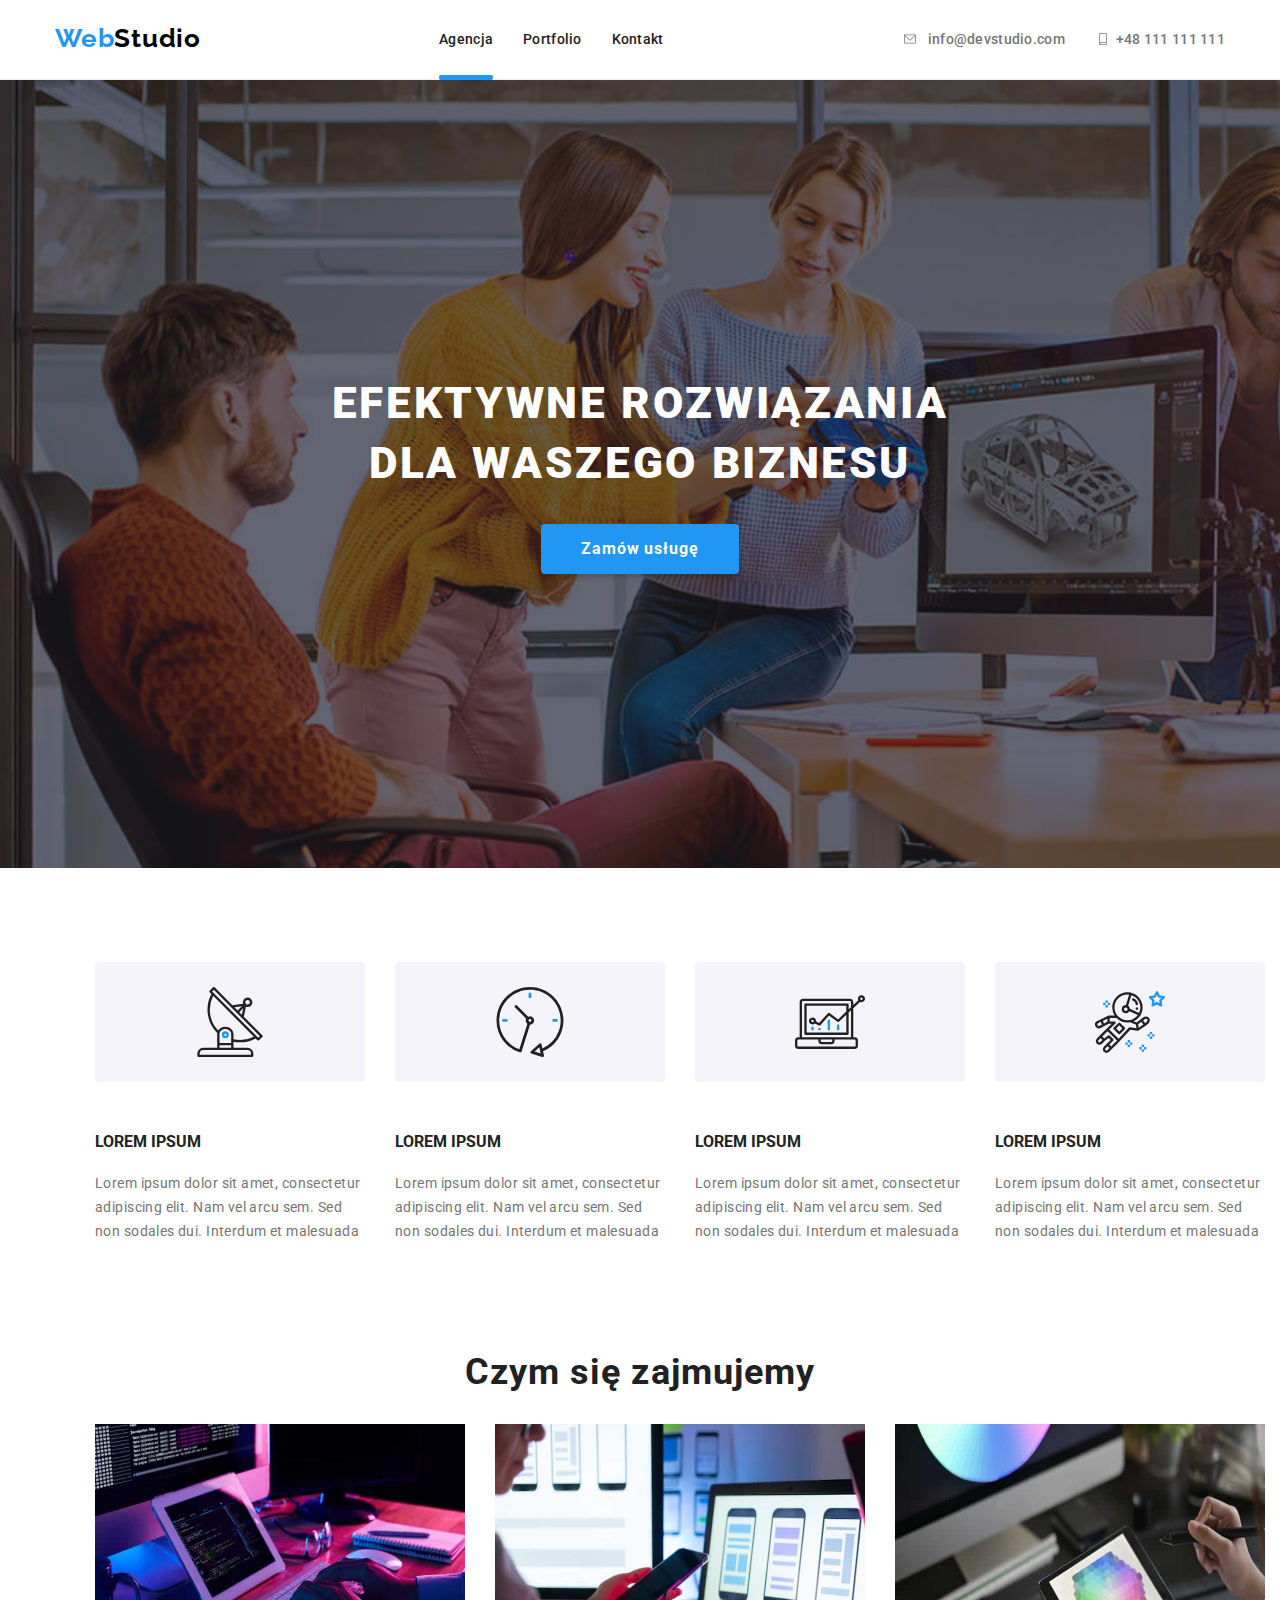
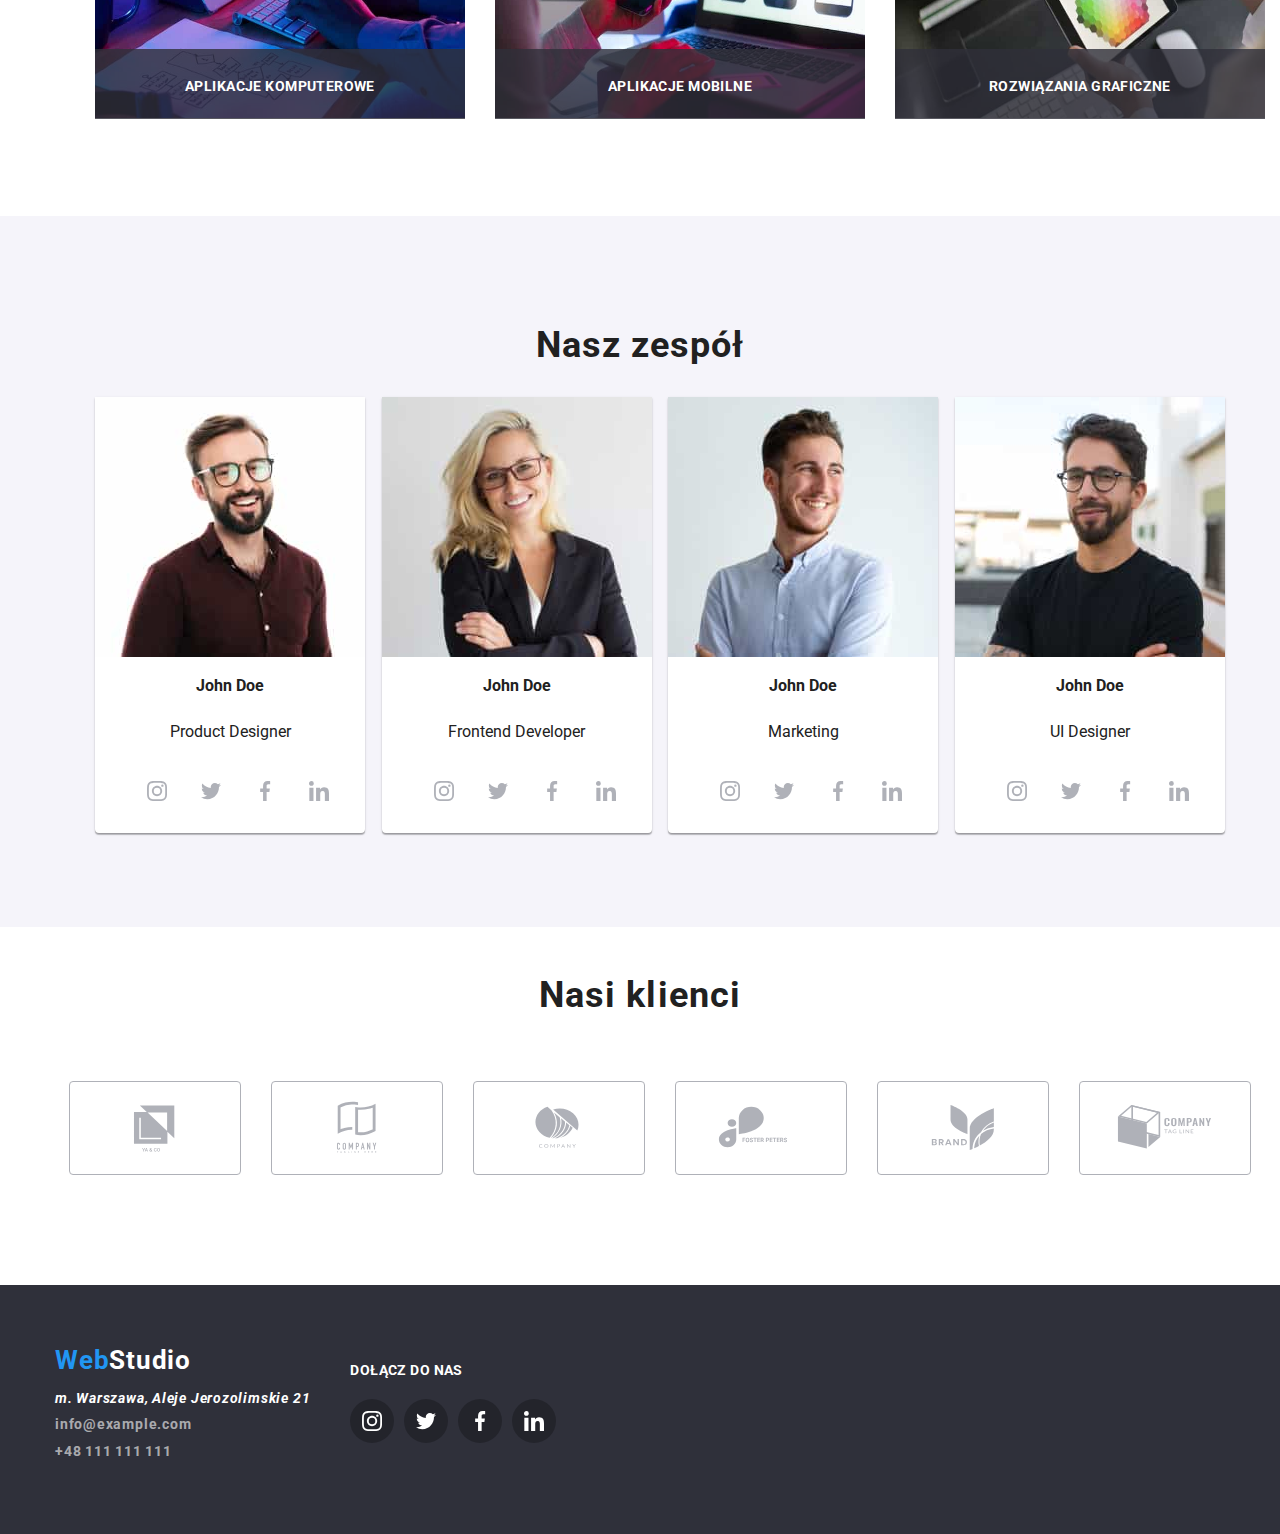
<file: index.html>
<!DOCTYPE html>
<html lang="pl">
    <head>
        <meta charset="UTF-8" />
        <meta name="viewport" content="width=device-width, initial-scale=1.0" />
        <title>Studio</title>
        <link rel="preconnect" href="https://fonts.googleapis.com" />
        <link rel="preconnect" href="https://fonts.gstatic.com" crossorigin />
        <link
            href="https://fonts.googleapis.com/css2?family=Raleway:wght@700&family=Roboto:wght@400;500;700;900&display=swap"
            rel="stylesheet"
        />
        <link rel="stylesheet" href="./css/normalize.css" />
        <link rel="stylesheet" href="./css/style.css" />
    </head>
    <body class="body">
        <header class="header">
            <div class="container header-elements">
                <a href="#" class="web-studio black-color"
                    ><span class="blue-color">Web</span>Studio</a
                >
                <nav>
                    <ul class="menu">
                        <li class="item">
                            <a href="#" class="nav-link agency active-page"
                                >Agencja</a
                            >
                        </li>
                        <li class="item">
                            <a
                                href="./portfolio.html"
                                class="nav-link portfolio-nav"
                                >Portfolio</a
                            >
                        </li>
                        <li class="item">
                            <a href="#" class="nav-link contact">Kontakt</a>
                        </li>
                    </ul>
                </nav>
                <ul class="contact-data">
                    <li class="mail">
                        <a href="mailto:info@devstudio.com" class="mail-link"
                            >info@devstudio.com
                            <svg class="icon-header" width="16" height="12">
                                <use
                                    href="./images/icons.svg#icon-envelope"
                                ></use>
                            </svg>
                        </a>
                    </li>
                    <li class="tel">
                        <a href="tel:+48 111 111 111" class="tel-link"
                            >+48 111 111 111
                            <svg class="icon-header" width="16" height="12">
                                <use
                                    href="./images/icons.svg#icon-smartphone"
                                ></use>
                            </svg>
                        </a>
                    </li>
                </ul>
            </div>
        </header>

        <main>
            <div class="main-section main-background">
                <section class="section">
                    <div class="container">
                        <h1 class="main-text">
                            EFEKTYWNE ROZWIĄZANIA DLA WASZEGO BIZNESU
                        </h1>
                        <button type="button" class="btn" data-modal-open>
                            Zamów usługę
                        </button>
                        <div class="backdrop is-hidden" data-modal>
                            <div class="modal">
                                <button class="close-btn" data-modal-close>
                                    <svg class="close">
                                        <use
                                            href="./images/icons.svg#icon-close-icon"
                                        ></use>
                                    </svg>
                                </button>
                            </div>
                        </div>
                    </div>
                </section>
            </div>

            <section class="section">
                <div class="container">
                    <ul class="text-section">
                        <li class="text-li function">
                            <div class="function-icon">
                                <svg class="icon-lorem" width="70" height="70">
                                    <use
                                        href="./images/icons.svg#icon-antenna-1"
                                    ></use>
                                </svg>
                            </div>
                            <h4>LOREM IPSUM</h4>
                            <p class="text-paragraph">
                                Lorem ipsum dolor sit amet, consectetur
                                adipiscing elit. Nam vel arcu sem. Sed
                                <br />
                                non sodales dui. Interdum et malesuada
                            </p>
                        </li>
                        <li class="text-li function">
                            <div class="function-icon">
                                <svg class="icon-lorem" width="70" height="70">
                                    <use
                                        href="./images/icons.svg#icon-clock-1"
                                    ></use>
                                </svg>
                            </div>
                            <h4 class="text-header">LOREM IPSUM</h4>
                            <p class="text-paragraph">
                                Lorem ipsum dolor sit amet, consectetur
                                adipiscing elit. Nam vel arcu sem. Sed
                                <br />
                                non sodales dui. Interdum et malesuada
                            </p>
                        </li>
                        <li class="text-li function">
                            <div class="function-icon">
                                <svg class=".icon-lorem" width="70" height="70">
                                    <use
                                        href="./images/icons.svg#icon-diagram-1"
                                    ></use>
                                </svg>
                            </div>
                            <h4 class="text-header">LOREM IPSUM</h4>
                            <p class="text-paragraph">
                                Lorem ipsum dolor sit amet, consectetur
                                adipiscing elit. Nam vel arcu sem. Sed
                                <br />
                                non sodales dui. Interdum et malesuada
                            </p>
                        </li>
                        <li class="text-li function">
                            <div class="function-icon">
                                <svg class="icon-lorem" width="70" height="70">
                                    <use
                                        href="./images/icons.svg#icon-astronaut-1"
                                    ></use>
                                </svg>
                            </div>
                            <h4 class="text-header">LOREM IPSUM</h4>
                            <p class="text-paragraph">
                                Lorem ipsum dolor sit amet, consectetur
                                adipiscing elit. Nam vel arcu sem. Sed
                                <br />
                                non sodales dui. Interdum et malesuada
                            </p>
                        </li>
                    </ul>
                </div>
            </section>
            <section class="section">
                <div class="container">
                    <h2 class="job-header">Czym się zajmujemy</h2>
                    <ul class="photos-list">
                        <li class="item photo">
                            <h6 class="text-photo">Aplikacje komputerowe</h6>

                            <img
                                src="./images/main/Programistawpracy.jpg "
                                height="294"
                                width="370"
                                alt="Programista w pracy"
                            />
                        </li>
                        <li class="item photo">
                            <h6 class="text-photo">Aplikacje mobilne</h6>

                            <img
                                src="./images/main/Projektanciinterfejsuinternetowego.jpg"
                                height="294"
                                width="370"
                                alt="Projektanci interfejsu internetowego"
                            />
                        </li>
                        <li class="item photo">
                            <h6 class="text-photo">Rozwiązania graficzne</h6>

                            <img
                                src="./images/main/Projektowaniestroninternetowych.jpg"
                                height="294"
                                width="370"
                                alt="projektowanie stron internetowych"
                            />
                        </li>
                    </ul>
                </div>
            </section>
            <div class="team">
                <section class="section">
                    <div class="container">
                        <h2 class="header-two">Nasz zespół</h2>
                        <ul class="section-team">
                            <li class="item people">
                                <img
                                    src="./images/main/Projektantproduktu.jpg"
                                    width="270"
                                    height="260"
                                    alt="John Doe"
                                    class="img"
                                />

                                <p class="name">
                                    <strong>John Doe</strong>
                                </p>
                                <p class="name">Product Designer</p>
                                <ul class="icon-list">
                                    <li class="item">
                                        <a class="icon-link" href="#">
                                            <svg class="social-icon">
                                                <use
                                                    href="./images/icons.svg#icon-instagram-2-1"
                                                ></use>
                                            </svg>
                                        </a>
                                    </li>
                                    <li class="item">
                                        <a class="icon-link" href="#">
                                            <svg class="social-icon">
                                                <use
                                                    href="./images/icons.svg#icon-twitter-1-1"
                                                ></use>
                                            </svg>
                                        </a>
                                    </li>
                                    <li class="item">
                                        <a class="icon-link" href="#">
                                            <svg class="social-icon">
                                                <use
                                                    href="./images/icons.svg#icon-facebook-1-1"
                                                ></use>
                                            </svg>
                                        </a>
                                    </li>
                                    <li class="item">
                                        <a class="icon-link" href="#">
                                            <svg class="social-icon">
                                                <use
                                                    href="./images/icons.svg#icon-linkedin-1-1"
                                                ></use>
                                            </svg>
                                        </a>
                                    </li>
                                </ul>
                            </li>

                            <li class="item people">
                                <img
                                    src="./images/main/Frontenddeveloper.jpg"
                                    width="270"
                                    height="260"
                                    alt="John Doe"
                                    class="img"
                                />
                                <p class="name">
                                    <strong>John Doe</strong>
                                </p>
                                <p class="name">Frontend Developer</p>
                                <ul class="icon-list">
                                    <li class="item">
                                        <a class="icon-link" href="#">
                                            <svg class="social-icon">
                                                <use
                                                    href="./images/icons.svg#icon-instagram-2-1"
                                                ></use>
                                            </svg>
                                        </a>
                                    </li>
                                    <li class="item">
                                        <a class="icon-link" href="#">
                                            <svg class="social-icon">
                                                <use
                                                    href="./images/icons.svg#icon-twitter-1-1"
                                                ></use>
                                            </svg>
                                        </a>
                                    </li>
                                    <li class="item">
                                        <a class="icon-link" href="#">
                                            <svg class="social-icon">
                                                <use
                                                    href="./images/icons.svg#icon-facebook-1-1"
                                                ></use>
                                            </svg>
                                        </a>
                                    </li>
                                    <li class="item">
                                        <a class="icon-link" href="#">
                                            <svg class="social-icon">
                                                <use
                                                    href="./images/icons.svg#icon-linkedin-1-1"
                                                ></use>
                                            </svg>
                                        </a>
                                    </li>
                                </ul>
                            </li>
                            <li class="item people">
                                <img
                                    src="./images/main/Specjalistads.marketingu.jpg"
                                    width="270"
                                    height="260"
                                    alt="John Doe"
                                    class="img"
                                />
                                <p class="name">
                                    <strong>John Doe</strong>
                                </p>
                                <p class="name">Marketing</p>
                                <ul class="icon-list">
                                    <li class="item">
                                        <a class="icon-link" href="#">
                                            <svg class="social-icon">
                                                <use
                                                    href="./images/icons.svg#icon-instagram-2-1"
                                                ></use>
                                            </svg>
                                        </a>
                                    </li>
                                    <li class="item">
                                        <a class="icon-link" href="#">
                                            <svg class="social-icon">
                                                <use
                                                    href="./images/icons.svg#icon-twitter-1-1"
                                                ></use>
                                            </svg>
                                        </a>
                                    </li>
                                    <li class="item">
                                        <a class="icon-link" href="#">
                                            <svg class="social-icon">
                                                <use
                                                    href="./images/icons.svg#icon-facebook-1-1"
                                                ></use>
                                            </svg>
                                        </a>
                                    </li>
                                    <li class="item">
                                        <a class="icon-link" href="#">
                                            <svg class="social-icon">
                                                <use
                                                    href="./images/icons.svg#icon-linkedin-1-1"
                                                ></use>
                                            </svg>
                                        </a>
                                    </li>
                                </ul>
                            </li>
                            <li class="item people">
                                <img
                                    src="./images/main/Projektantinterfejsuinternetowego.jpg"
                                    width="270"
                                    height="260"
                                    alt="John Doe"
                                    class="img"
                                />

                                <p class="name">
                                    <strong>John Doe</strong>
                                </p>
                                <p class="name">UI Designer</p>
                                <ul class="icon-list">
                                    <li class="item">
                                        <a class="icon-link" href="#">
                                            <svg class="social-icon">
                                                <use
                                                    href="./images/icons.svg#icon-instagram-2-1"
                                                ></use>
                                            </svg>
                                        </a>
                                    </li>
                                    <li class="item">
                                        <a class="icon-link" href="#">
                                            <svg class="social-icon">
                                                <use
                                                    href="./images/icons.svg#icon-twitter-1-1"
                                                ></use>
                                            </svg>
                                        </a>
                                    </li>
                                    <li class="item">
                                        <a class="icon-link" href="#">
                                            <svg class="social-icon">
                                                <use
                                                    href="./images/icons.svg#icon-facebook-1-1"
                                                ></use>
                                            </svg>
                                        </a>
                                    </li>
                                    <li class="item">
                                        <a class="icon-link" href="#">
                                            <svg class="social-icon">
                                                <use
                                                    href="./images/icons.svg#icon-linkedin-1-1"
                                                ></use>
                                            </svg>
                                        </a>
                                    </li>
                                </ul>
                            </li>
                        </ul>
                    </div>
                    <section class="section">
                        <div class="our-clients">
                            <h4 class="text-clients">Nasi klienci</h4>

                            <ul class="icon-clients">
                                <li class="item">
                                    <a class="customer-icon">
                                        <svg class="logo">
                                            <use
                                                href="./images/icons.svg#icon-Client-1"
                                            ></use>
                                        </svg>
                                    </a>
                                </li>
                                <li class="item">
                                    <a class="customer-icon">
                                        <svg class="logo">
                                            <use
                                                href="./images/icons.svg#icon-Client-2"
                                            ></use>
                                        </svg>
                                    </a>
                                </li>
                                <li class="item">
                                    <a class="customer-icon">
                                        <svg class="logo">
                                            <use
                                                href="./images/icons.svg#icon-Client-3"
                                            ></use>
                                        </svg>
                                    </a>
                                </li>
                                <li class="item">
                                    <a class="customer-icon">
                                        <svg class="logo">
                                            <use
                                                href="./images/icons.svg#icon-Client-4"
                                            ></use>
                                        </svg>
                                    </a>
                                </li>
                                <li class="item">
                                    <a class="customer-icon">
                                        <svg class="logo">
                                            <use
                                                href="./images/icons.svg#icon-Client-5"
                                            ></use>
                                        </svg>
                                    </a>
                                </li>
                                <li class="item">
                                    <a class="customer-icon">
                                        <svg class="logo">
                                            <use
                                                href="./images/icons.svg#icon-Client-6"
                                            ></use>
                                        </svg>
                                    </a>
                                </li>
                            </ul>
                        </div>
                    </section>
                </section>
            </div>
        </main>
        <footer class="footer-element">
            <div class="container footer-elements-studio">
                <div class="address-element-studio">
                    <a class="blue-color logo-footer" href="#"
                        >Web<span class="white-color">Studio</span></a
                    >
                    <ul class="footer-li">
                        <li>
                            <address class="address">
                                m. Warszawa, Aleje Jerozolimskie 21
                            </address>
                        </li>
                        <li class="mail-element">
                            <a
                                href="mailto:info@example.com"
                                class="mail-footer"
                                >info@example.com</a
                            >
                        </li>
                        <li>
                            <a href="tel:+48111111111111" class="tel-footer"
                                >+48 111 111 111</a
                            >
                        </li>
                    </ul>
                </div>
                <section class="footer-icon">
                    <h4 class="text-icon-studio">Dołącz do nas</h4>
                    <ul class="social-icon-footer">
                        <li class="item">
                            <a class="icon-link-footer" href="#">
                                <svg class="icon-footer">
                                    <use
                                        href="./images/icons.svg#icon-instagram-2"
                                    ></use>
                                </svg>
                            </a>
                        </li>
                        <li class="item">
                            <a class="icon-link-footer" href="#">
                                <svg class="icon-footer">
                                    <use
                                        href="./images/icons.svg#icon-twitter-1"
                                    ></use>
                                </svg>
                            </a>
                        </li>
                        <li class="item">
                            <a class="icon-link-footer" href="#">
                                <svg class="icon-footer">
                                    <use
                                        href="./images/icons.svg#icon-facebook-1"
                                    ></use>
                                </svg>
                            </a>
                        </li>

                        <li class="item">
                            <a class="icon-link-footer" href="#">
                                <svg class="icon-footer">
                                    <use
                                        href="./images/icons.svg#icon-linkedin-1"
                                    ></use>
                                </svg>
                            </a>
                        </li>
                    </ul>
                </section>
            </div>
        </footer>
        <script src="./js/modal.js"></script>
    </body>
</html>
</file>
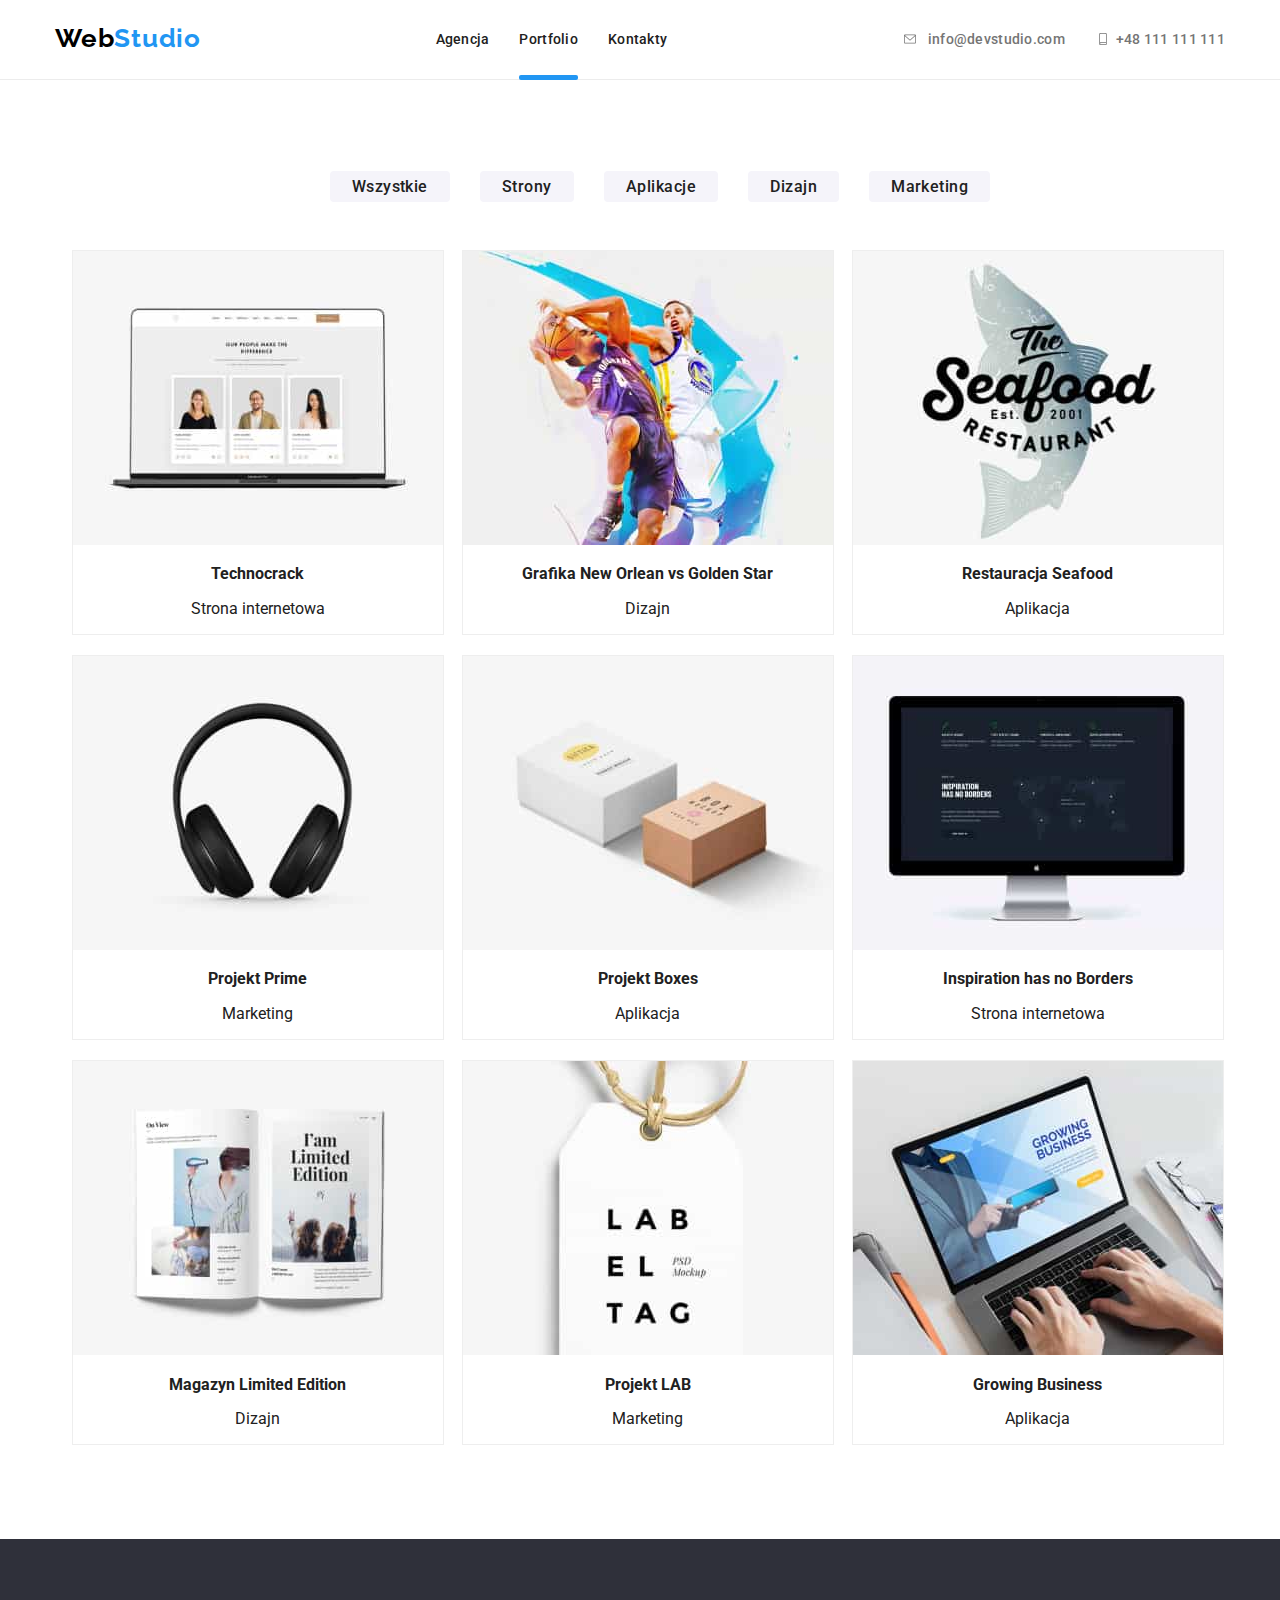
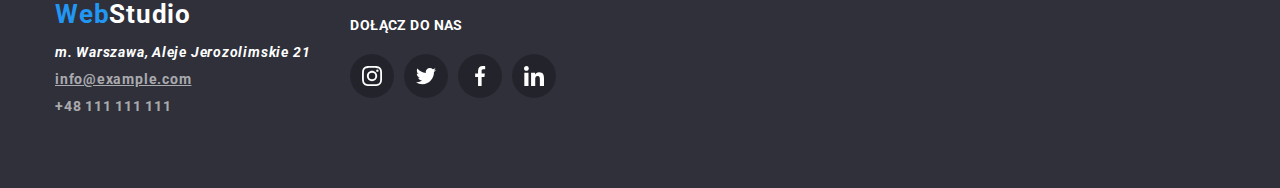
<file: portfolio.html>
<!DOCTYPE html>
<html lang="pl">
    <head>
        <meta charset="UTF-8" />
        <meta name="viewport" content="width=device-width, initial-scale=1.0" />

        <title>Portfolio</title>
        <link rel="preconnect" href="https://fonts.googleapis.com" />
        <link rel="preconnect" href="https://fonts.gstatic.com" crossorigin />
        <link
            href="https://fonts.googleapis.com/css2?family=Raleway:wght@700&family=Roboto:wght@400;500;700;900&display=swap"
            rel="stylesheet"
        />
        <link rel="stylesheet" href="./css/normalize.css" />

        <link rel="stylesheet" href="./css/style.css" />
    </head>
    <body class="body">
        <header class="header">
            <div class="container header-portfolio">
                <a class="web-studio black-color" href="#"
                    >Web<span class="blue-color">Studio</span></a
                >

                <nav>
                    <ul class="menu">
                        <li class="item">
                            <a
                                class="nav-link agency-portfolio"
                                href="./index.html"
                                >Agencja</a
                            >
                        </li>
                        <li class="item">
                            <a class="nav-link portfolio active-page" href="#"
                                >Portfolio</a
                            >
                        </li>
                        <li class="item">
                            <a class="nav-link contact" href="#">Kontakty</a>
                        </li>
                    </ul>
                </nav>
                <ul class="contact-data">
                    <li class="mail">
                        <a
                            class="mail-link-portfolio mail-portfolio"
                            href="mailto:info@devstudio.com"
                            >info@devstudio.com
                            <svg
                                class="icon-header-portfolio"
                                width="16"
                                height="12"
                            >
                                <use
                                    href="./images/icons.svg#icon-envelope"
                                ></use>
                            </svg>
                        </a>
                    </li>
                    <li class="tel">
                        <a class="tel-portfolio" href="tel:+48111111111"
                            >+48 111 111 111
                            <svg
                                class="icon-header-portfolio"
                                width="16"
                                height="12"
                            >
                                <use
                                    href="./images/icons.svg#icon-smartphone"
                                ></use>
                            </svg>
                        </a>
                    </li>
                </ul>
            </div>
        </header>

        <main>
            <section class="section">
                <div class="container">
                    <ul class="main-portfolio">
                        <li class="item">
                            <a class="nav-all" href="#">Wszystkie</a>
                        </li>
                        <li class="item">
                            <a class="nav-pages" href="#">Strony</a>
                        </li>
                        <li class="item">
                            <a class="nav-aplications" href="#">Aplikacje</a>
                        </li>
                        <li class="item">
                            <a class="nav-design" href="#">Dizajn</a>
                        </li>
                        <li class="item">
                            <a class="nav-marketing" href="#">Marketing</a>
                        </li>
                    </ul>

                    <div class="see-portfolio">
                        <div class="card">
                            <div class="portfolio-photo">
                                <img
                                    src="./images/portfolio/Technocrack.jpg"
                                    width="370"
                                    height="294"
                                    alt="Technocrack"
                                />
                                <div class="wrapper-text">
                                    <p>
                                        Techno-Crack to start-up zajmujący się
                                        projektowaniem stron internetowych,
                                        który oferuje obszerną listę usług,
                                        które spełnią wszystkie Twoje potrzeby w
                                        zakresie projektowania i rozwoju stron
                                        internetowych.
                                    </p>
                                </div>
                            </div>

                            <p class="portfolio-text">
                                <strong>Technocrack</strong>
                            </p>

                            <p class="portfolio-text">Strona internetowa</p>
                        </div>

                        <div class="card">
                            <div class="portfolio-photo">
                                <img
                                    src="./images/portfolio/GrafikaNewOrleanvsGoldenStar.jpg"
                                    width="370"
                                    height="294"
                                    alt="Grafika New Orlean vs Golden Star"
                                />
                                <div class="wrapper-text">
                                    <p>
                                        Techno-Crack to start-up zajmujący się
                                        projektowaniem stron internetowych,
                                        który oferuje obszerną listę usług,
                                        które spełnią wszystkie Twoje potrzeby w
                                        zakresie projektowania i rozwoju stron
                                        internetowych.
                                    </p>
                                </div>
                            </div>
                            <p class="portfolio-text">
                                <strong
                                    >Grafika New Orlean vs Golden Star</strong
                                >
                            </p>

                            <p class="portfolio-text">Dizajn</p>
                        </div>
                        <div class="card">
                            <div class="portfolio-photo">
                                <img
                                    src="./images//portfolio/RestauracjaSeafood.jpg"
                                    width="370"
                                    height="294"
                                    alt="Restauracja Seafood"
                                />
                                <div class="wrapper-text">
                                    <p>
                                        Techno-Crack to start-up zajmujący się
                                        projektowaniem stron internetowych,
                                        który oferuje obszerną listę usług,
                                        które spełnią wszystkie Twoje potrzeby w
                                        zakresie projektowania i rozwoju stron
                                        internetowych.
                                    </p>
                                </div>
                            </div>
                            <p class="portfolio-text">
                                <strong>Restauracja Seafood</strong>
                            </p>

                            <p class="portfolio-text">Aplikacja</p>
                        </div>

                        <div class="card">
                            <div class="portfolio-photo">
                                <img
                                    src="./images/portfolio/ProjektPrime.jpg"
                                    width="370"
                                    height="294"
                                    alt="Projekt Prime"
                                />
                                <div class="wrapper-text">
                                    <p>
                                        Techno-Crack to start-up zajmujący się
                                        projektowaniem stron internetowych,
                                        który oferuje obszerną listę usług,
                                        które spełnią wszystkie Twoje potrzeby w
                                        zakresie projektowania i rozwoju stron
                                        internetowych.
                                    </p>
                                </div>
                            </div>
                            <p class="portfolio-text">
                                <strong>Projekt Prime</strong>
                            </p>
                            <p class="portfolio-text">Marketing</p>
                        </div>
                        <div class="card">
                            <div class="portfolio-photo">
                                <img
                                    src="./images/portfolio/ProjektBoxes.jpg"
                                    width="370"
                                    height="294"
                                    alt="Projekt Boxes"
                                />
                                <div class="wrapper-text">
                                    <p>
                                        Techno-Crack to start-up zajmujący się
                                        projektowaniem stron internetowych,
                                        który oferuje obszerną listę usług,
                                        które spełnią wszystkie Twoje potrzeby w
                                        zakresie projektowania i rozwoju stron
                                        internetowych.
                                    </p>
                                </div>
                            </div>
                            <p class="portfolio-text">
                                <strong>Projekt Boxes</strong>
                            </p>
                            <p class="portfolio-text">Aplikacja</p>
                        </div>

                        <div class="card">
                            <div class="portfolio-photo">
                                <img
                                    src="./images/portfolio/InspirationhasnoBorders.jpg"
                                    width="370"
                                    height="294"
                                    alt="Inspiration has no Borders"
                                />
                                <div class="wrapper-text">
                                    <p>
                                        Techno-Crack to start-up zajmujący się
                                        projektowaniem stron internetowych,
                                        który oferuje obszerną listę usług,
                                        które spełnią wszystkie Twoje potrzeby w
                                        zakresie projektowania i rozwoju stron
                                        internetowych.
                                    </p>
                                </div>
                            </div>
                            <p class="portfolio-text">
                                <strong>Inspiration has no Borders</strong>
                            </p>

                            <p class="portfolio-text">Strona internetowa</p>
                        </div>
                        <div class="card">
                            <div class="portfolio-photo">
                                <img
                                    src="./images/portfolio/MagazynLimiteddition.jpg"
                                    width="370"
                                    height="294"
                                    alt="Magazyn Limited Edition"
                                />
                                <div class="wrapper-text">
                                    <p>
                                        Techno-Crack to start-up zajmujący się
                                        projektowaniem stron internetowych,
                                        który oferuje obszerną listę usług,
                                        które spełnią wszystkie Twoje potrzeby w
                                        zakresie projektowania i rozwoju stron
                                        internetowych.
                                    </p>
                                </div>
                            </div>

                            <p class="portfolio-text">
                                <strong>Magazyn Limited Edition</strong>
                            </p>

                            <p class="portfolio-text">Dizajn</p>
                        </div>

                        <div class="card">
                            <div class="portfolio-photo">
                                <img
                                    src="./images/portfolio/ProjektLAB.jpg"
                                    width="370"
                                    height="294"
                                    alt="Projekt LAB"
                                />
                                <div class="wrapper-text">
                                    <p>
                                        Techno-Crack to start-up zajmujący się
                                        projektowaniem stron internetowych,
                                        który oferuje obszerną listę usług,
                                        które spełnią wszystkie Twoje potrzeby w
                                        zakresie projektowania i rozwoju stron
                                        internetowych.
                                    </p>
                                </div>
                            </div>
                            <p class="portfolio-text">
                                <strong>Projekt LAB</strong>
                            </p>

                            <p class="portfolio-text">Marketing</p>
                        </div>

                        <div class="card">
                            <div class="portfolio-photo">
                                <img
                                    src="./images/portfolio/GrowingBusiness.jpg"
                                    width="370"
                                    height="294"
                                    alt="Growing Business"
                                />
                                <div class="wrapper-text">
                                    <p>
                                        Techno-Crack to start-up zajmujący się
                                        projektowaniem stron internetowych,
                                        który oferuje obszerną listę usług,
                                        które spełnią wszystkie Twoje potrzeby w
                                        zakresie projektowania i rozwoju stron
                                        internetowych.
                                    </p>
                                </div>
                            </div>

                            <p class="portfolio-text">
                                <strong>Growing Business</strong>
                            </p>

                            <p class="portfolio-text">Aplikacja</p>
                        </div>
                    </div>
                </div>
            </section>
        </main>
        <footer class="container-portfolio">
            <div class="container footer-elements-portfolio">
                <div class="address-element-portfolio">
                    <a class="blue-color logo-footer" href="#"
                        >Web<span class="white-color">Studio</span></a
                    >

                    <ul class="footer-li">
                        <li>
                            <address class="address">
                                m. Warszawa, Aleje Jerozolimskie 21
                            </address>
                        </li>
                        <li>
                            <a
                                class="mail-footer-portfolio"
                                href="mailto:info@example.com"
                                >info@example.com</a
                            >
                        </li>
                        <li class="tel-element">
                            <a
                                class="tel-footer-portfolio"
                                href="tel:+48111111111"
                                >+48 111 111 111</a
                            >
                        </li>
                    </ul>
                </div>
                <section class="footer-icon">
                    <h4 class="text-icon-portfolio">Dołącz do nas</h4>
                    <ul class="social-icon-portfolio">
                        <li class="item">
                            <a class="icon-link-footer" href="#">
                                <svg class="icon-footer">
                                    <use
                                        href="./images/icons.svg#icon-instagram-2"
                                    ></use>
                                </svg>
                            </a>
                        </li>
                        <li class="item">
                            <a class="icon-link-footer" href="#">
                                <svg class="icon-footer">
                                    <use
                                        href="./images/icons.svg#icon-twitter-1"
                                    ></use>
                                </svg>
                            </a>
                        </li>
                        <li class="item">
                            <a class="icon-link-footer" href="#">
                                <svg class="icon-footer">
                                    <use
                                        href="./images/icons.svg#icon-facebook-1"
                                    ></use>
                                </svg>
                            </a>
                        </li>

                        <li class="item">
                            <a class="icon-link-footer" href="#">
                                <svg class="icon-footer">
                                    <use
                                        href="./images/icons.svg#icon-linkedin-1"
                                    ></use>
                                </svg>
                            </a>
                        </li>
                    </ul>
                </section>
            </div>
        </footer>
    </body>
</html>
</file>
<file: css/style.css>
:root {
    --background-color: #ffffff;
    --color-text1: #757575;
    --color-text2: #212121;
    --color-text3: #2196f3;
    --background-color6: #2196f3;
    --color-text4: #000000;
    --color-text5: #ffffff;
    --color-text7: #afb1b8;
    --background-color1: #2f303a;
    --color-shadow: rgba(0, 0, 0, 0.15);
    --color-shadow1: rgba(0, 0, 0, 0.12);
    --color-shadow2: rgba(0, 0, 0, 0.14);
    --color-shadow3: rgba(0, 0, 0, 0.2);
    --background-color2: #2f303a;
    --background-color3: #e5e5e5;
    --backgraund-color7: rgba(0, 0, 0, 0.25);

    --color-text6: rgba(255, 255, 255, 0.6);
    --backdrop-transparency: rgba(0, 0, 0, 0.2);
    --border-color: #ececec;
    --background-color4: #f5f4fa;
    --backgraund-color5: #757575;

    --border-color1: #eeeeee;
    --border-color2: #afb1b8;
    --border-color3: #2196f3;
    --border-radius: 4px;
    --linear-gradient: rgba(47, 48, 58, 0.4);
    --background-color8: rgba(47, 48, 58, 0.8);
    --transition: 250ms;
    --transition-timing-function: cubic-bezier(0.4, 0, 0.2, 1);
}
.body {
    font-family: "Roboto", sans-serif;
    color: var(--color-text2);
    margin: 0;
}

.web-studio {
    text-decoration: none;
    color: var(--color-text4);
    margin-top: 5px;
    font-weight: 700;

    font-family: "Raleway", sans-serif;
    font-size: 26px;
    line-height: 1.19;
    letter-spacing: 0.03em;
    color: var(--color-text4);
}
.blue-color {
    color: var(--color-text3);
}

.header-elements {
    display: flex;
    justify-content: space-between;
    background-color: var(--background-color);
}
.header {
    border-bottom: 1px solid var(--border-color);
    height: 80px;
    display: flex;
    align-items: center;
}
.header-portfolio {
    display: flex;
    justify-content: space-between;
    background-color: var(--background-color);
}
.container {
    max-width: 1200px;
    width: 100%;

    box-sizing: border-box;
    padding: 0 15px;
    margin: 0 auto;
}
.item {
    list-style: none;
}
.mail {
    list-style: none;
}
.tel {
    list-style: none;
}
.contact-data {
    display: flex;
    gap: 30px;
    font-weight: 500;
    font-size: 14px;
    line-height: 1.14;
    letter-spacing: 0.02em;
}
.nav-link {
    text-decoration: none;
}
.mail-link {
    text-decoration: none;
    display: flex;
    flex-direction: row-reverse;
    gap: 10px;
    align-items: center;
    color: var(--color-text1);
    fill: var(--color-text1);
    transition: color var(--transition) var(--transition-timing-function),
        fill var(--transition) var(--transition-timing-function);
}
.mail-link:hover {
    color: var(--color-text3);
    fill: var(--color-text3);
}

.tel-link {
    text-decoration: none;
    color: var(--color-text1);
    fill: var(--color-text1);

    display: flex;
    flex-direction: row-reverse;
    gap: 5px;
    align-items: center;
    transition: color var(--transition) var(--transition-timing-function),
        fill var(--transition) var(--transition-timing-function);
}
.tel-link:hover {
    color: var(--color-text3);
    fill: var(--color-text3);
}

.mail-portfolio {
    text-decoration: none;
    color: var(--color-text1);
    fill: var(--color-text1);

    display: flex;
    flex-direction: row-reverse;
    gap: 10px;
    align-items: center;
    transition: color var(--transition) var(--transition-timing-function),
        fill var(--transition) var(--transition-timing-function);
}
.mail-portfolio:hover {
    color: var(--color-text3);
    fill: var(--color-text3);
}

.tel-portfolio {
    text-decoration: none;
    color: var(--color-text1);
    fill: var(--color-text1);

    display: flex;
    flex-direction: row-reverse;
    gap: 5px;
    align-items: center;
    transition: color var(--transition) var(--transition-timing-function),
        fill var(--transition) var(--transition-timing-function);
}
.tel-portfolio:hover {
    color: var(--color-text3);
    fill: var(--color-text3);
}
.menu {
    display: flex;
    gap: 30px;
    font-weight: 500;
    font-size: 14px;
    line-height: 1.14;
    letter-spacing: 0.02em;
}
.agency {
    color: var(--color-text2);
    position: relative;
}
.agency:visited {
    color: var(--color-text3);
}

.contact {
    color: var(--color-text2);
    transition: color var(--transition);
    transition-timing-function: var(--transition-timing-function);
}
.contact:hover {
    color: var(--color-text3);
}
.portfolio-nav {
    color: var(--color-text2);
    transition: color var(--transition);
    transition-timing-function: var(--transition-timing-function);
}
.portfolio-nav:hover {
    color: var(--color-text3);
}

.agency-portfolio {
    color: var(--color-text2);
    transition: color var(--transition);
    transition-timing-function: var(--transition-timing-function);
}
.agency-portfolio:hover {
    color: var(--color-text3);
}
.portfolio {
    color: var(--color-text2);
    position: relative;
}
.active-page::after {
    content: "";
    position: absolute;
    background-color: var(--background-color6);
    top: 44px;
    height: 5px;
    width: 100%;
    left: 0;
    border-radius: 2px;
}
.portfolio:visited {
    color: var(--color-text3);
}
.section {
    margin-block: 94px;
}
.main-section {
    background-color: var(--background-color2);
    display: flex;
    flex-direction: column;
    align-items: center;
    justify-content: center;
    text-align: center;
    background: linear-gradient(var(--linear-gradient), var(--linear-gradient)),
        url("../images/main/background-image.jpg");
    background-size: cover;
    padding: 200px 0;
}
.main-background {
    max-width: 1600px;
    margin: 0 auto;
}
.main-text {
    width: 696px;
    margin-block-start: 0;
    margin-block-end: 0;

    font-weight: 900;
    font-size: 44px;
    line-height: 1.36;

    letter-spacing: 0.06em;
    text-transform: uppercase;
    color: var(--color-text5);
}
.btn {
    background-color: var(--color-text3);
    box-shadow: 0px 4px 4px var(--color-shadow);
    border-radius: 4px;
    font-weight: 700;
    font-size: 16px;
    line-height: 1.87;

    letter-spacing: 0.06em;
    color: var(--color-text5);
    cursor: pointer;
    margin-top: 30px;
    padding: 10px 40px 10px 40px;
    border: 0;
}
.text-section {
    display: flex;
    gap: 30px;
    align-items: center;
}

.text-li {
    list-style: none;
}
.text-paragraph {
    font-size: 14px;
    line-height: 1.71;
    letter-spacing: 0.03em;
    margin-block-start: 0;
    color: var(--color-text1);
}
.photos-list {
    display: flex;
    gap: 30px;
}

.job-header {
    display: flex;
    font-weight: 700;
    font-size: 36px;
    line-height: 1.16;
    letter-spacing: 0.03em;
    justify-content: center;
}
.section-team {
    display: flex;
    justify-content: space-between;
    background-color: var(--background-color4);
}

.team {
    padding-top: 15px;
    background-color: var(--background-color4);
}

.header-two {
    display: flex;
    justify-content: center;
    font-weight: 700;
    font-size: 36px;
    line-height: 1.16;
    letter-spacing: 0.03em;
}

.people {
    box-shadow: 0px 1px 3px var(--color-shadow1),
        0px 1px 1px var(--color-shadow2), 0px 2px 1px var(--color-shadow3);
    border-radius: 0px 0px 4px 4px;
    background-color: var(--background-color);
}

.name {
    height: 30px;
    text-align: center;
}
.footer-li {
    list-style: none;
    padding-left: 0;

    font-weight: 700;
    font-size: 14px;
    line-height: 1.19;
    display: flex;
    flex-direction: column;
    justify-content: space-between;

    gap: 10px;
}
.footer-element {
    background-color: var(--background-color1);
}
.footer-elements-studio {
    display: flex;
    font-weight: 700;
    font-size: 26px;
    line-height: 1.19;

    letter-spacing: 0.03em;
    text-decoration: none;
}
.blue-color {
    color: var(--color-text3);
}
.address {
    color: var(--color-text5);
}
.white-color {
    color: var(--color-text5);
}
.logo-footer {
    text-decoration: none;
    font-weight: 700;
    font-size: 26px;
    line-height: 1.19;

    letter-spacing: 0.03em;
}
.tel-footer {
    text-decoration: none;
    color: var(--color-text6);
}
.mail-footer {
    text-decoration: none;
    color: var(--color-text6);
}
.container-portfolio {
    background-color: var(--background-color2);
}
.footer-elements-portfolio {
    font-weight: 700;
    font-size: 26px;
    line-height: 1.19;
    display: flex;

    letter-spacing: 0.03em;
    text-decoration: none;
}
.address-element-portfolio {
    padding: 60px 0;
}
.address-element-studio {
    padding: 60px 0;
}
.mail-footer-portfolio {
    text-decoration: none;
    color: var(--color-text6);
    text-decoration: underline;
}
.tel-footer-portfolio {
    text-decoration: none;
    color: var(--color-text6);
}
.main-portfolio {
    display: flex;
    justify-content: center;
    gap: 30px;
}
.nav-all {
    text-decoration: none;
    font-weight: 500;
    font-size: 16px;
    line-height: 1.62;
    letter-spacing: 0.03em;
    background-color: var(--background-color4);
    color: var(--color-text2);
    padding: 6px 22px;
    border-radius: var(--border-radius);
    transition: color var(--transition) var(--transition-timing-function),
        background-color var(--transition) var(--transition-timing-function);
}
.nav-all:hover {
    background-color: var(--color-text3);
    color: var(--color-text5);
    box-shadow: 0px 4px 4px 0px #00000040;
}
.nav-pages {
    text-decoration: none;
    font-weight: 500;
    font-size: 16px;
    line-height: 1.62;
    letter-spacing: 0.03em;
    background-color: var(--background-color4);
    color: var(--color-text2);
    padding: 6px 22px;
    border-radius: var(--border-radius);
    transition: color var(--transition) var(--transition-timing-function),
        background-color var(--transition) var(--transition-timing-function);
}
.nav-pages:hover {
    background-color: var(--color-text3);
    color: var(--color-text5);
    box-shadow: 0px 4px 4px 0px #00000040;
}
.nav-aplications {
    text-decoration: none;
    font-weight: 500;
    font-size: 16px;
    line-height: 1.62;
    letter-spacing: 0.03em;
    background-color: var(--background-color4);
    color: var(--color-text2);
    padding: 6px 22px;
    border-radius: var(--border-radius);
    transition: color var(--transition) var(--transition-timing-function),
        background-color var(--transition) var(--transition-timing-function);
}
.nav-aplications:hover {
    background-color: var(--color-text3);
    color: var(--color-text5);
    box-shadow: 0px 4px 4px 0px #00000040;
}
.nav-design {
    text-decoration: none;
    font-weight: 500;
    font-size: 16px;
    line-height: 1.62;
    letter-spacing: 0.03em;
    background-color: var(--background-color4);
    color: var(--color-text2);
    padding: 6px 22px;
    border-radius: var(--border-radius);
    transition: color var(--transition) var(--transition-timing-function),
        background-color var(--transition) var(--transition-timing-function);
}
.nav-design:hover {
    background-color: var(--color-text3);
    color: var(--color-text5);
    box-shadow: 0px 4px 4px 0px #00000040;
}
.nav-marketing {
    text-decoration: none;
    font-weight: 500;
    font-size: 16px;
    line-height: 1.62;
    letter-spacing: 0.03em;
    background-color: var(--background-color4);
    color: var(--color-text2);
    padding: 6px 22px;
    border-radius: var(--border-radius);
    transition: color var(--transition) var(--transition-timing-function),
        background-color var(--transition) var(--transition-timing-function);
}
.nav-marketing:hover {
    background-color: var(--color-text3);
    color: var(--color-text5);
    box-shadow: 0px 4px 4px 0px #00000040;
}
.see-portfolio {
    display: flex;
    flex-wrap: wrap;
    margin-top: 30px;
    justify-content: space-around;
    text-align: center;
}
.card {
    border: 1px solid var(--border-color1);
    margin-top: 20px;
    margin-left: 15px;
    cursor: pointer;
    transform: translateY(0);
    transition: transform var(--transition) var(--transition-timing-function),
        box-shadow var(--transition) var(--transition-timing-function);
}
.card:hover {
    box-shadow: 0px 4px 4px rgba(0, 0, 0, 0.25);
}

.portfolio-text {
    display: flex;
    flex-direction: column;
    align-items: center;
}
.footer-icon {
    align-items: center;
    flex-direction: column;

    padding: 60px 40px;
}

.item-footer {
    list-style: none;
    padding-bottom: 15px;
}

.text-icon-portfolio {
    font-size: 14px;
    color: var(--color-text5);
    margin-bottom: 20px;
    text-transform: uppercase;
    font-weight: 700;
    font-size: 14px;
    line-height: 1.14;
    letter-spacing: 0.03em;
    margin-block-end: 0;
}
.text-icon-studio {
    font-size: 14px;
    color: var(--color-text5);
    margin-bottom: 20px;
    text-transform: uppercase;
    font-weight: 700;
    font-size: 14px;
    line-height: 1.14;
    letter-spacing: 0.03em;
}
.function-icon {
    background-color: var(--background-color4);
    padding: 25px 100px;
    border-radius: var(--border-radius);
    margin-bottom: 30px;
    display: flex;
    gap: 30px;
}
.function {
    display: flex;
    flex-direction: column;
}
.our-clients {
    display: flex;
    flex-direction: column;
    align-items: center;
    justify-content: center;
    background-color: var(--background-color);
}
.text-clients {
    font-weight: 700;
    font-size: 36px;
    line-height: 1.16;
    text-align: center;
    letter-spacing: 0.03em;
}
.icon-clients {
    display: flex;
    gap: 30px;
}
.logo {
    width: 106px;
    height: 60px;
}
.logo-4 {
    width: 106px;
    height: 60px;
}
.icon-header {
    transition: fill color var(--transition);
}
.customer-icon {
    cursor: pointer;
    border: 1px solid var(--border-color2);
    display: flex;
    padding: 16px 32px;
    fill: var(--color-text7);

    border-radius: 4px;
    transition: fill var(--transition) var(--transition-timing-function),
        border-color var(--transition) var(--transition-timing-function);
}

.customer-icon:hover {
    border: 1px solid var(--border-color3);
    fill: var(--color-text3);
}

.icon-list {
    display: flex;
    text-align: center;
    align-items: center;
    padding-bottom: 20px;
    gap: 10px;
}
.social-icon {
    width: 20px;
    height: 20px;
    transition: color var(--transition);
}

.icon-link {
    display: flex;
    width: 44px;
    height: 44px;
    align-items: center;
    justify-content: center;
    fill: var(--color-text7);
    background-color: var(--background-color);
    border-radius: 50%;
    transition: background-color var(--transition)
            var(--transition-timing-function),
        fill var(--transition) var(--transition-timing-function);
}
.icon-link:hover {
    background-color: var(--background-color6);
    fill: var(--color-text5);
}
.social-icon-footer {
    display: flex;
    padding-inline-start: 0;
    margin-block-end: 0;
    margin-block-start: 0;
    gap: 10px;
}
.icon-footer {
    width: 20px;
    height: 20px;
}
.icon-link-footer {
    display: flex;
    width: 44px;
    height: 44px;
    align-items: center;
    background-color: var(--backgraund-color7);
    justify-content: center;
    border-radius: 50%;
    transition: background-color var(--transition)
        var(--transition-timing-function);
}
.icon-link-footer:hover {
    background-color: var(--background-color6);
}
.social-icon-portfolio {
    display: flex;
    padding-inline-start: 0;
    margin-block-end: 0;
    margin-block-start: 0;
    gap: 10px;
    padding-top: 20px;
}
.photo {
    position: relative;
}
.text-photo {
    position: absolute;
    text-transform: uppercase;
    background-color: var(--background-color8);
    font-weight: 700;
    font-size: 14px;
    line-height: 1.14;
    text-align: center;
    letter-spacing: 0.03em;
    color: var(--color-text5);
    height: 70px;
    width: 370px;
    z-index: 2;
    bottom: 3px;
    padding: 30px 0;
    margin-block-end: 0;
    margin-block-start: 0;
}
.portfolio-photo {
    position: relative;
    overflow: hidden;
}

.wrapper-text {
    position: absolute;
    transition: var(--transition);
    transition-timing-function: var(--transition-timing-function);
    background-color: var(--background-color6);
    font-size: 18px;
    line-height: 1.55;

    letter-spacing: 0.03em;

    color: var(--color-text5);
    transform: translateY(0);
    font-size: 18px;
    height: 100%;
    width: 100%;
    padding: 49px 24px;
}
.card:hover .wrapper-text {
    transform: translateY(-100%);
}
.backdrop {
    position: fixed;
    width: 100%;
    height: 100%;
    left: 0;
    top: 0;
    background-color: var(--backdrop-transparency);
    transition: transform var(--transition);
    display: flex;
}
.is-hidden {
    transform: translateX(-100%);
}
.modal {
    width: 400px;
    height: 400px;
    background-color: var(--background-color);
    margin: auto;
    padding: 10px;
    display: flex;
    flex-direction: column;
    align-items: flex-end;
}

.close {
    width: 20px;
    height: 20px;
    cursor: pointer;
}
.close-btn {
    border-radius: 50%;
    border: 0;
    display: flex;
    padding: 10px;
}
</file>
